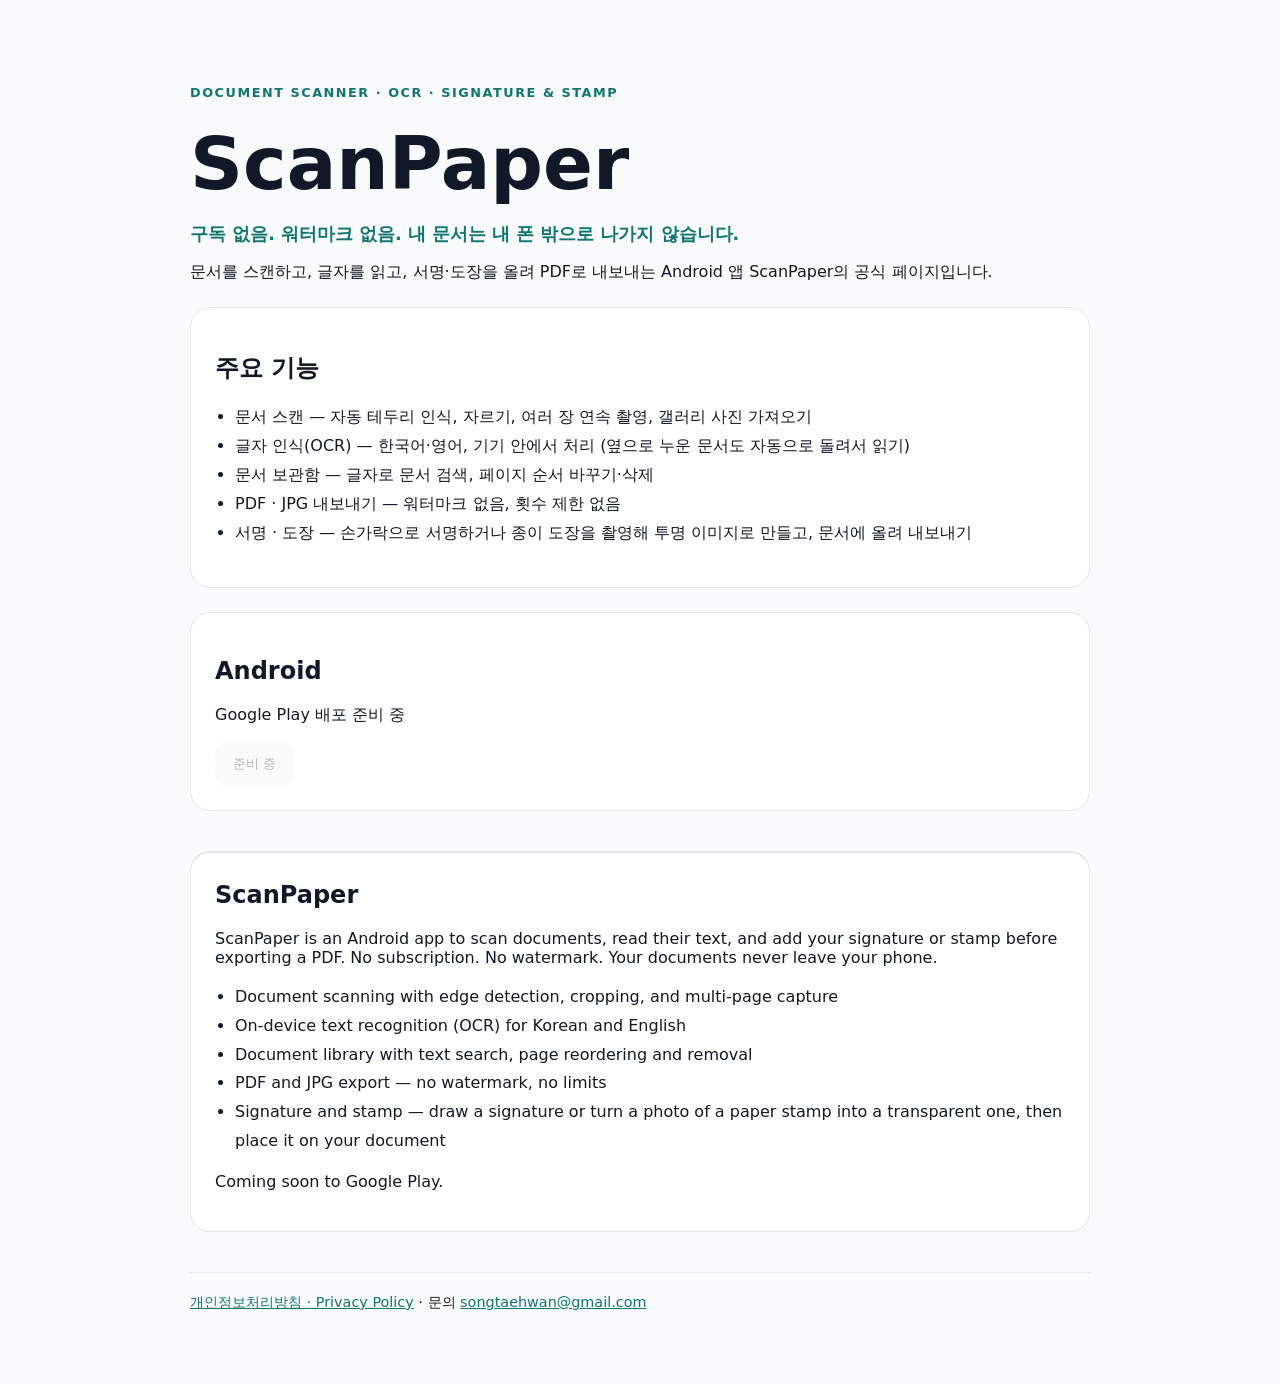
<file: index.html>
<!DOCTYPE html>
<html lang="ko">
<head>
  <meta charset="UTF-8" />
  <meta name="viewport" content="width=device-width, initial-scale=1.0" />
  <title>ScanPaper</title>
  <link rel="stylesheet" href="./assets/css/style.css" />
</head>
<body>
  <main class="wrap">
    <div class="brand">
      <p class="eyebrow">DOCUMENT SCANNER · OCR · SIGNATURE &amp; STAMP</p>
    </div>
    <h1>ScanPaper</h1>
    <p class="tagline">구독 없음. 워터마크 없음. 내 문서는 내 폰 밖으로 나가지 않습니다.</p>
    <p>문서를 스캔하고, 글자를 읽고, 서명·도장을 올려 PDF로 내보내는 Android 앱 ScanPaper의 공식 페이지입니다.</p>

    <section>
      <h2>주요 기능</h2>
      <ul>
        <li>문서 스캔 — 자동 테두리 인식, 자르기, 여러 장 연속 촬영, 갤러리 사진 가져오기</li>
        <li>글자 인식(OCR) — 한국어·영어, 기기 안에서 처리 (옆으로 누운 문서도 자동으로 돌려서 읽기)</li>
        <li>문서 보관함 — 글자로 문서 검색, 페이지 순서 바꾸기·삭제</li>
        <li>PDF · JPG 내보내기 — 워터마크 없음, 횟수 제한 없음</li>
        <li>서명 · 도장 — 손가락으로 서명하거나 종이 도장을 촬영해 투명 이미지로 만들고, 문서에 올려 내보내기</li>
      </ul>
    </section>

    <section>
      <h2>Android</h2>
      <p>Google Play 배포 준비 중</p>
      <button disabled>준비 중</button>
    </section>

    <section class="lang-en" lang="en">
      <h2>ScanPaper</h2>
      <p>
        ScanPaper is an Android app to scan documents, read their text, and add your signature or stamp
        before exporting a PDF. No subscription. No watermark. Your documents never leave your phone.
      </p>
      <ul>
        <li>Document scanning with edge detection, cropping, and multi-page capture</li>
        <li>On-device text recognition (OCR) for Korean and English</li>
        <li>Document library with text search, page reordering and removal</li>
        <li>PDF and JPG export — no watermark, no limits</li>
        <li>Signature and stamp — draw a signature or turn a photo of a paper stamp into a transparent one, then place it on your document</li>
      </ul>
      <p>Coming soon to Google Play.</p>
    </section>

    <footer>
      <a href="./privacy.html">개인정보처리방침 · Privacy Policy</a>
      · 문의 <a href="mailto:songtaehwan@gmail.com">songtaehwan@gmail.com</a>
    </footer>
  </main>
</body>
</html>
</file>
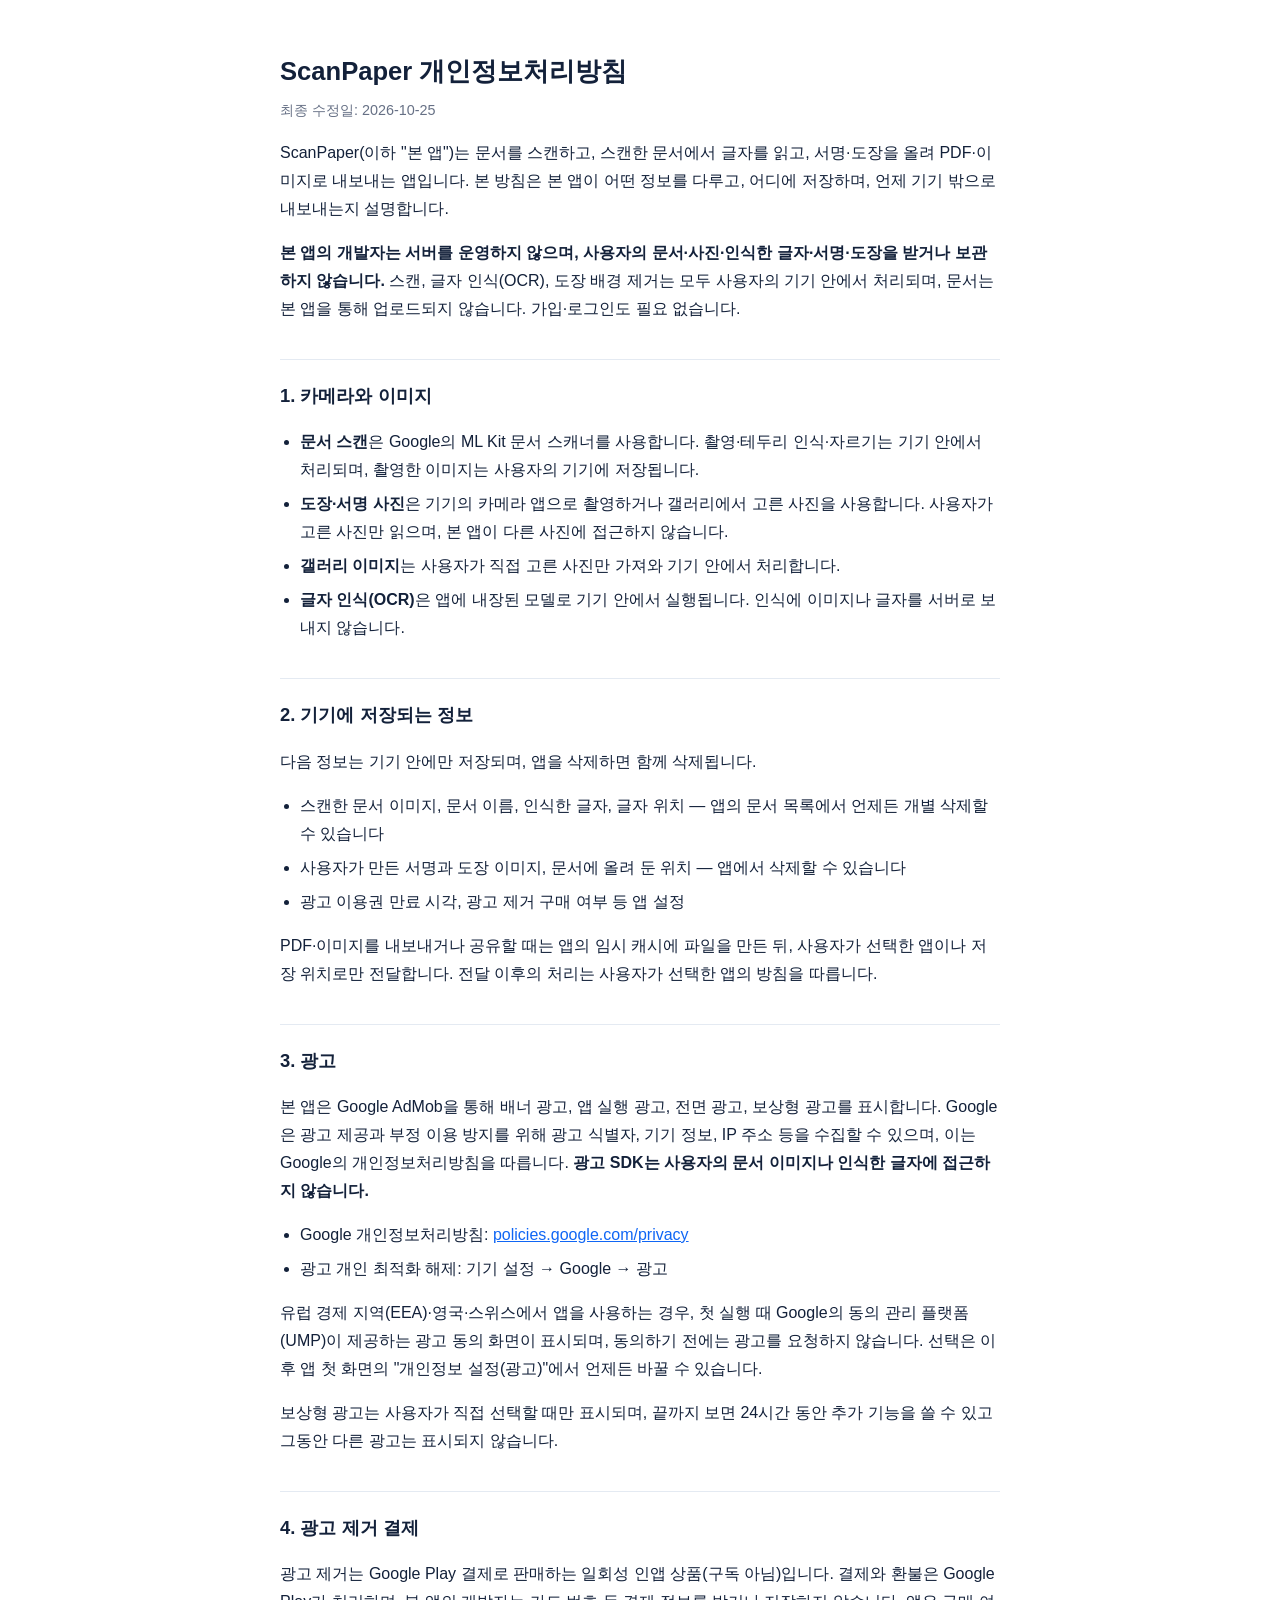
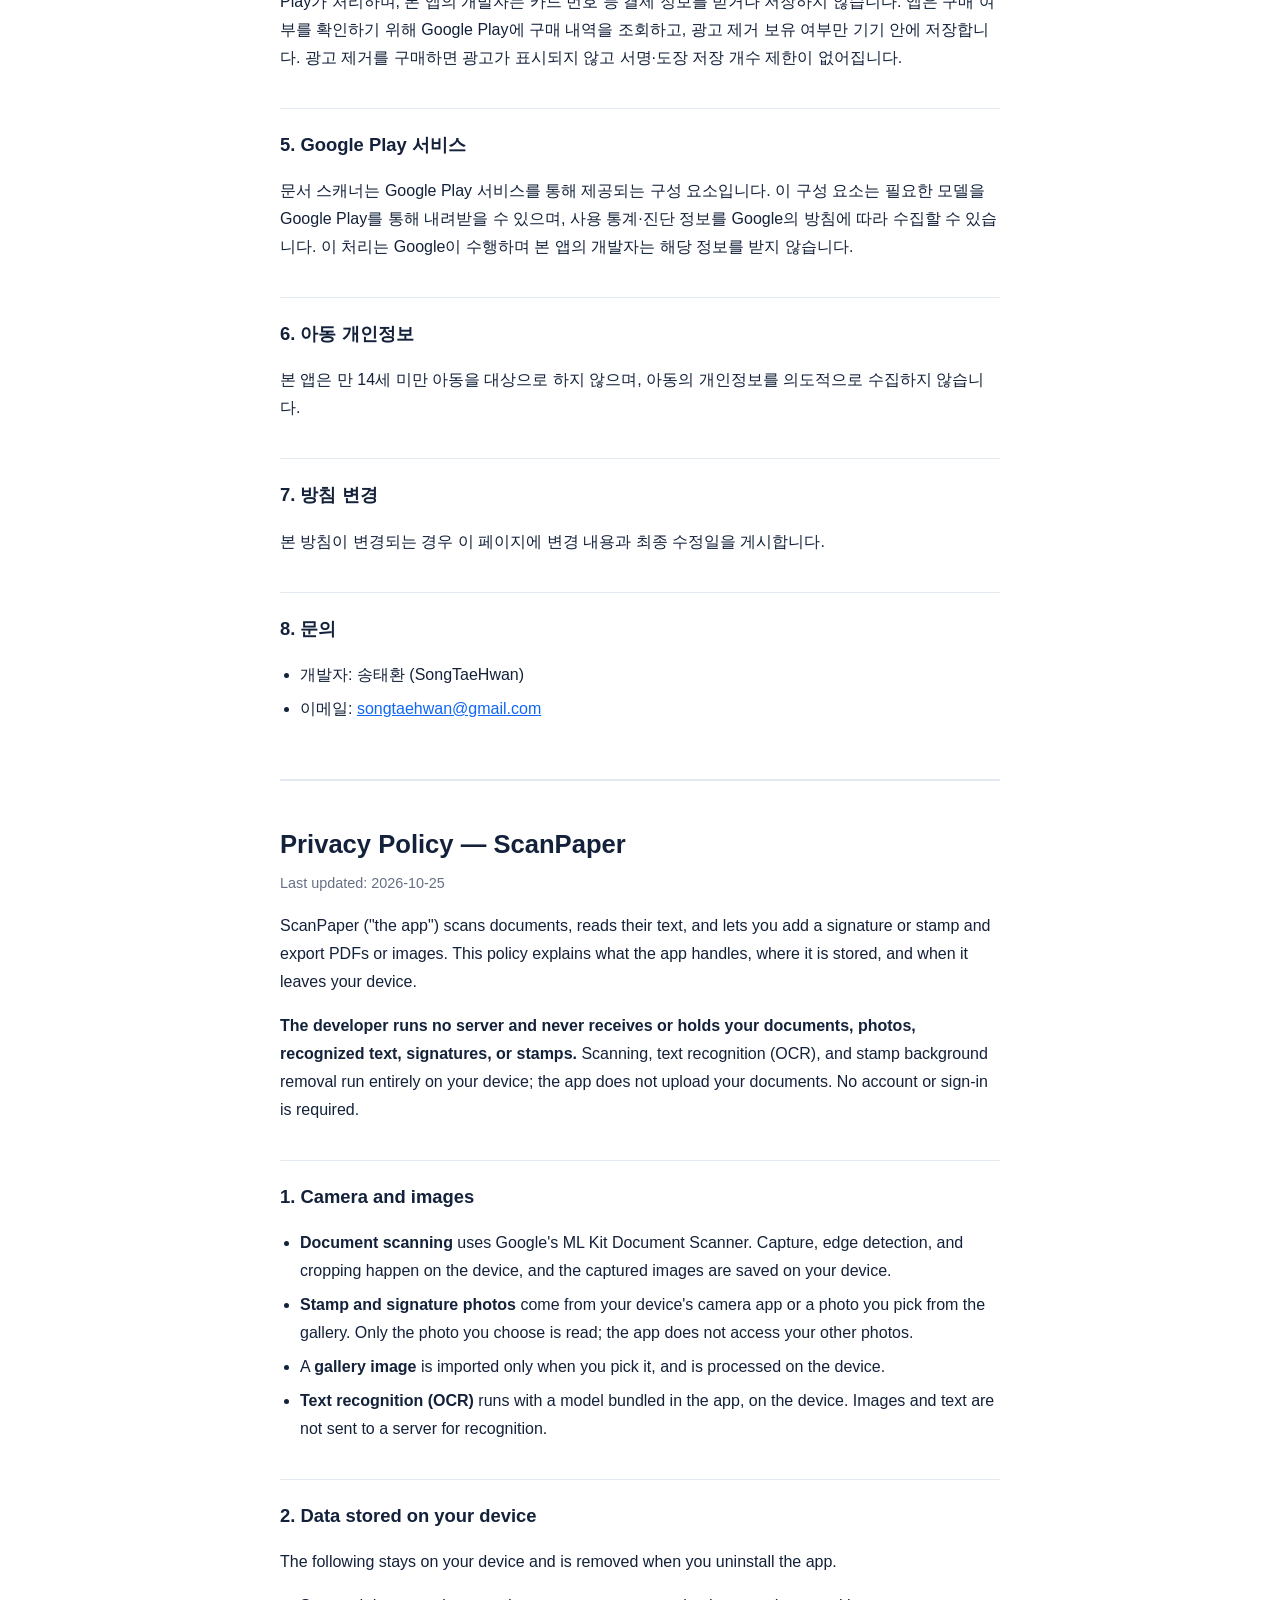
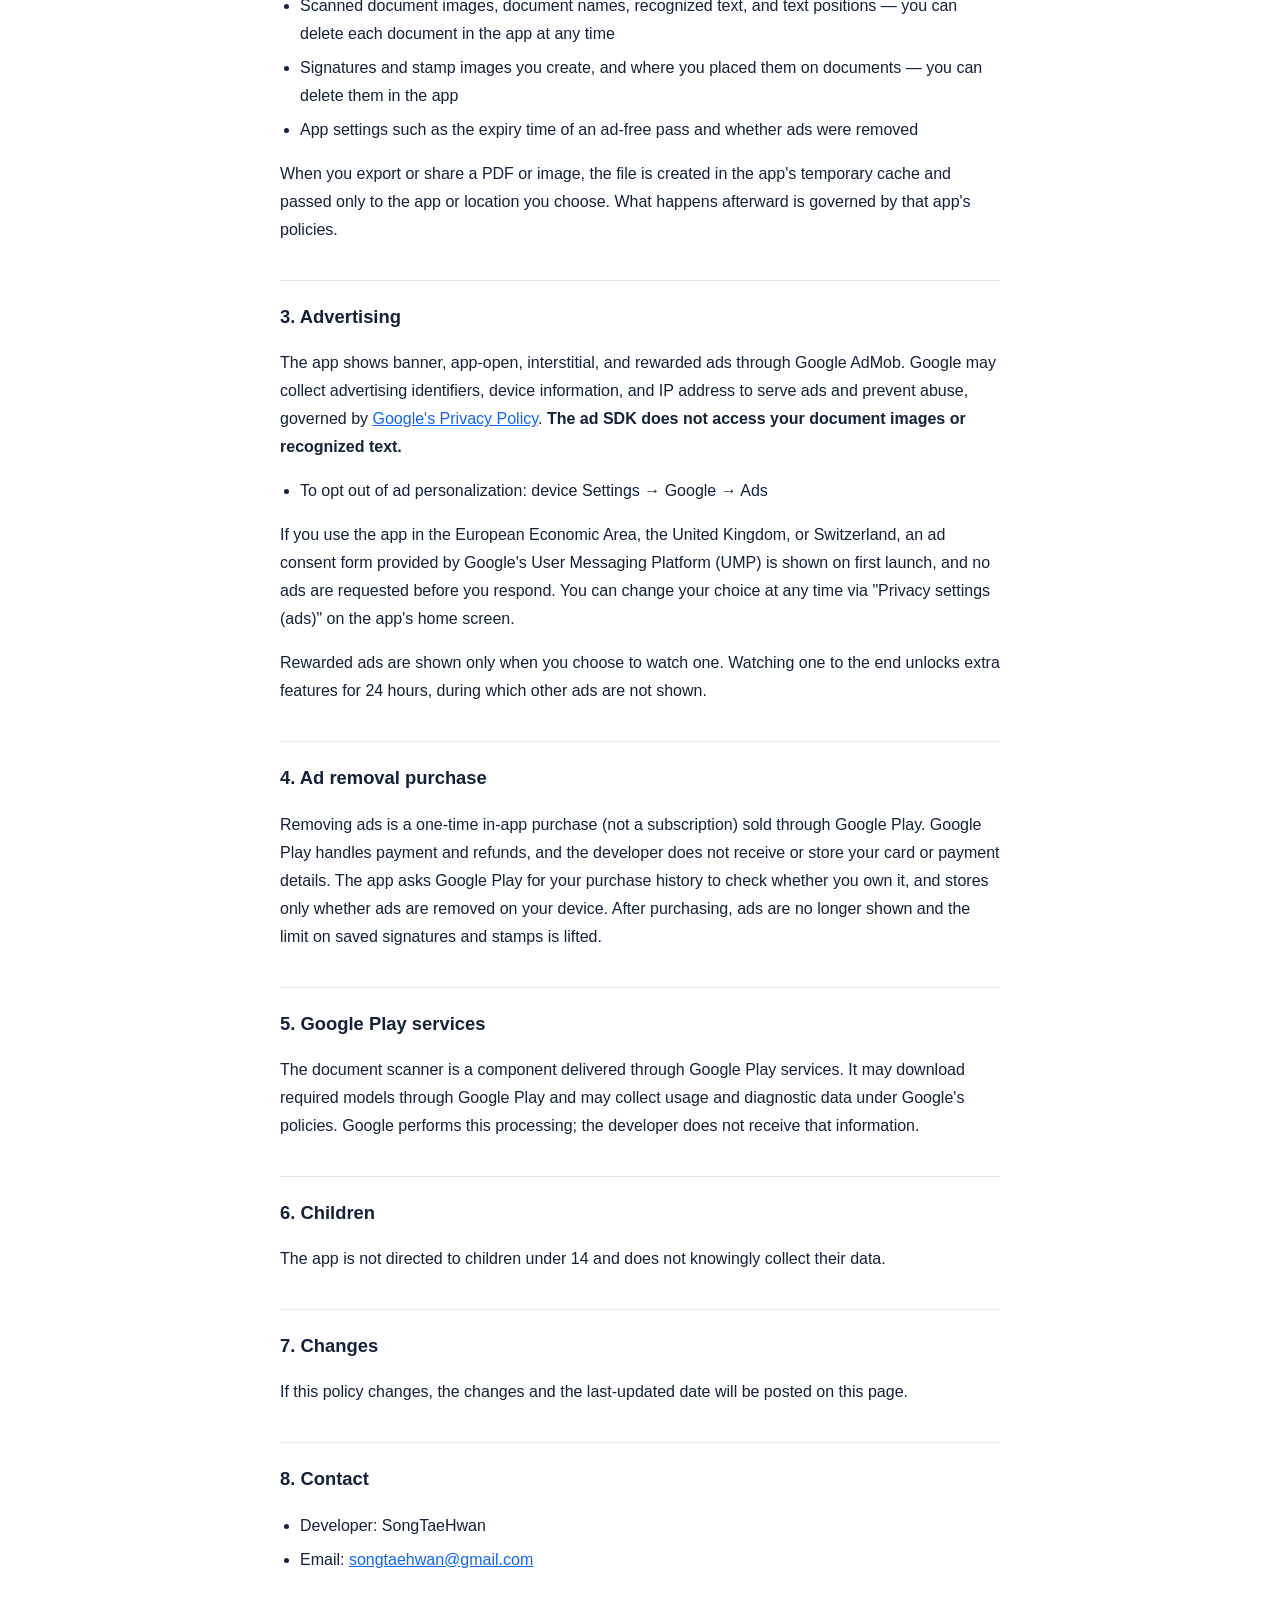
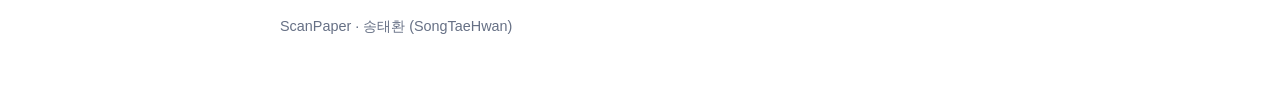
<file: privacy.html>
<!DOCTYPE html>
<!-- 현재 앱(v0.9.x) 기능 기준(광고 제거 인앱 결제 포함). Google Drive 백업, OCR 추가 언어 내려받기, pro 결제 등을 앱에 넣으면 해당 항목을 추가하고 최종 수정일을 고칠 것. -->
<html lang="ko">
<head>
<meta charset="utf-8">
<meta name="viewport" content="width=device-width, initial-scale=1">
<title>ScanPaper · 개인정보처리방침</title>
<style>
  :root { color-scheme: light; }
  body {
    margin: 0 auto; padding: 32px 20px 64px; max-width: 720px;
    font-family: -apple-system, "Segoe UI", "Noto Sans KR", sans-serif;
    line-height: 1.75; color: #13213a; background: #fff;
  }
  h1 { font-size: 1.6rem; margin-bottom: 4px; }
  h2 { font-size: 1.15rem; margin-top: 36px; border-top: 1px solid #e4eaf2; padding-top: 20px; }
  .updated { color: #667085; font-size: .9rem; margin-top: 0; }
  ul { padding-left: 20px; }
  li { margin: 6px 0; }
  a { color: #0f66f5; }
  .lang { margin-top: 56px; border-top: 2px solid #e4eaf2; padding-top: 24px; }
  footer { margin-top: 40px; color: #667085; font-size: .9rem; }
</style>
</head>
<body>

<h1>ScanPaper 개인정보처리방침</h1>
<p class="updated">최종 수정일: 2026-10-25</p>

<p>
  ScanPaper(이하 &quot;본 앱&quot;)는 문서를 스캔하고, 스캔한 문서에서 글자를 읽고, 서명·도장을 올려
  PDF·이미지로 내보내는 앱입니다. 본 방침은 본 앱이 어떤 정보를 다루고, 어디에 저장하며,
  언제 기기 밖으로 내보내는지 설명합니다.
</p>

<p>
  <strong>본 앱의 개발자는 서버를 운영하지 않으며, 사용자의 문서·사진·인식한 글자·서명·도장을 받거나 보관하지 않습니다.</strong>
  스캔, 글자 인식(OCR), 도장 배경 제거는 모두 사용자의 기기 안에서 처리되며, 문서는 본 앱을 통해 업로드되지 않습니다.
  가입·로그인도 필요 없습니다.
</p>

<h2>1. 카메라와 이미지</h2>
<ul>
  <li>
    <strong>문서 스캔</strong>은 Google의 ML Kit 문서 스캐너를 사용합니다. 촬영·테두리 인식·자르기는
    기기 안에서 처리되며, 촬영한 이미지는 사용자의 기기에 저장됩니다.
  </li>
  <li>
    <strong>도장·서명 사진</strong>은 기기의 카메라 앱으로 촬영하거나 갤러리에서 고른 사진을 사용합니다.
    사용자가 고른 사진만 읽으며, 본 앱이 다른 사진에 접근하지 않습니다.
  </li>
  <li>
    <strong>갤러리 이미지</strong>는 사용자가 직접 고른 사진만 가져와 기기 안에서 처리합니다.
  </li>
  <li>
    <strong>글자 인식(OCR)</strong>은 앱에 내장된 모델로 기기 안에서 실행됩니다.
    인식에 이미지나 글자를 서버로 보내지 않습니다.
  </li>
</ul>

<h2>2. 기기에 저장되는 정보</h2>
<p>다음 정보는 기기 안에만 저장되며, 앱을 삭제하면 함께 삭제됩니다.</p>
<ul>
  <li>스캔한 문서 이미지, 문서 이름, 인식한 글자, 글자 위치 — 앱의 문서 목록에서 언제든 개별 삭제할 수 있습니다</li>
  <li>사용자가 만든 서명과 도장 이미지, 문서에 올려 둔 위치 — 앱에서 삭제할 수 있습니다</li>
  <li>광고 이용권 만료 시각, 광고 제거 구매 여부 등 앱 설정</li>
</ul>
<p>
  PDF·이미지를 내보내거나 공유할 때는 앱의 임시 캐시에 파일을 만든 뒤, 사용자가 선택한 앱이나 저장 위치로만
  전달합니다. 전달 이후의 처리는 사용자가 선택한 앱의 방침을 따릅니다.
</p>

<h2>3. 광고</h2>
<p>
  본 앱은 Google AdMob을 통해 배너 광고, 앱 실행 광고, 전면 광고, 보상형 광고를 표시합니다.
  Google은 광고 제공과 부정 이용 방지를 위해 광고 식별자, 기기 정보, IP 주소 등을 수집할 수 있으며,
  이는 Google의 개인정보처리방침을 따릅니다. <strong>광고 SDK는 사용자의 문서 이미지나 인식한 글자에 접근하지 않습니다.</strong>
</p>
<ul>
  <li>Google 개인정보처리방침: <a href="https://policies.google.com/privacy">policies.google.com/privacy</a></li>
  <li>광고 개인 최적화 해제: 기기 설정 → Google → 광고</li>
</ul>
<p>
  유럽 경제 지역(EEA)·영국·스위스에서 앱을 사용하는 경우, 첫 실행 때 Google의 동의 관리 플랫폼(UMP)이 제공하는
  광고 동의 화면이 표시되며, 동의하기 전에는 광고를 요청하지 않습니다. 선택은 이후 앱 첫 화면의
  &quot;개인정보 설정(광고)&quot;에서 언제든 바꿀 수 있습니다.
</p>
<p>
  보상형 광고는 사용자가 직접 선택할 때만 표시되며, 끝까지 보면 24시간 동안 추가 기능을 쓸 수 있고
  그동안 다른 광고는 표시되지 않습니다.
</p>

<h2>4. 광고 제거 결제</h2>
<p>
  광고 제거는 Google Play 결제로 판매하는 일회성 인앱 상품(구독 아님)입니다. 결제와 환불은 Google Play가 처리하며,
  본 앱의 개발자는 카드 번호 등 결제 정보를 받거나 저장하지 않습니다. 앱은 구매 여부를 확인하기 위해 Google Play에
  구매 내역을 조회하고, 광고 제거 보유 여부만 기기 안에 저장합니다. 광고 제거를 구매하면 광고가 표시되지 않고
  서명·도장 저장 개수 제한이 없어집니다.
</p>
<h2>5. Google Play 서비스</h2>
<p>
  문서 스캐너는 Google Play 서비스를 통해 제공되는 구성 요소입니다. 이 구성 요소는 필요한 모델을 Google Play를 통해
  내려받을 수 있으며, 사용 통계·진단 정보를 Google의 방침에 따라 수집할 수 있습니다.
  이 처리는 Google이 수행하며 본 앱의 개발자는 해당 정보를 받지 않습니다.
</p>

<h2>6. 아동 개인정보</h2>
<p>
  본 앱은 만 14세 미만 아동을 대상으로 하지 않으며, 아동의 개인정보를 의도적으로 수집하지 않습니다.
</p>

<h2>7. 방침 변경</h2>
<p>본 방침이 변경되는 경우 이 페이지에 변경 내용과 최종 수정일을 게시합니다.</p>

<h2>8. 문의</h2>
<ul>
  <li>개발자: 송태환 (SongTaeHwan)</li>
  <li>이메일: <a href="mailto:songtaehwan@gmail.com">songtaehwan@gmail.com</a></li>
</ul>

<div class="lang" lang="en">
  <h1>Privacy Policy — ScanPaper</h1>
  <p class="updated">Last updated: 2026-10-25</p>

  <p>
    ScanPaper (&quot;the app&quot;) scans documents, reads their text, and lets you add a signature
    or stamp and export PDFs or images. This policy explains what the app handles, where it is stored,
    and when it leaves your device.
  </p>

  <p>
    <strong>The developer runs no server and never receives or holds your documents, photos, recognized text, signatures, or stamps.</strong>
    Scanning, text recognition (OCR), and stamp background removal run entirely on your device; the app does not
    upload your documents. No account or sign-in is required.
  </p>

  <h2>1. Camera and images</h2>
  <ul>
    <li>
      <strong>Document scanning</strong> uses Google&#39;s ML Kit Document Scanner. Capture, edge detection,
      and cropping happen on the device, and the captured images are saved on your device.
    </li>
    <li>
      <strong>Stamp and signature photos</strong> come from your device&#39;s camera app or a photo you pick from the gallery.
      Only the photo you choose is read; the app does not access your other photos.
    </li>
    <li>
      A <strong>gallery image</strong> is imported only when you pick it, and is processed on the device.
    </li>
    <li>
      <strong>Text recognition (OCR)</strong> runs with a model bundled in the app, on the device.
      Images and text are not sent to a server for recognition.
    </li>
  </ul>

  <h2>2. Data stored on your device</h2>
  <p>The following stays on your device and is removed when you uninstall the app.</p>
  <ul>
    <li>Scanned document images, document names, recognized text, and text positions — you can delete each document in the app at any time</li>
    <li>Signatures and stamp images you create, and where you placed them on documents — you can delete them in the app</li>
    <li>App settings such as the expiry time of an ad-free pass and whether ads were removed</li>
  </ul>
  <p>
    When you export or share a PDF or image, the file is created in the app&#39;s temporary cache and passed only to
    the app or location you choose. What happens afterward is governed by that app&#39;s policies.
  </p>

  <h2>3. Advertising</h2>
  <p>
    The app shows banner, app-open, interstitial, and rewarded ads through Google AdMob. Google may collect
    advertising identifiers, device information, and IP address to serve ads and prevent abuse, governed by
    <a href="https://policies.google.com/privacy">Google&#39;s Privacy Policy</a>.
    <strong>The ad SDK does not access your document images or recognized text.</strong>
  </p>
  <ul>
    <li>To opt out of ad personalization: device Settings → Google → Ads</li>
  </ul>
  <p>
    If you use the app in the European Economic Area, the United Kingdom, or Switzerland, an ad consent form provided by
    Google&#39;s User Messaging Platform (UMP) is shown on first launch, and no ads are requested before you respond.
    You can change your choice at any time via &quot;Privacy settings (ads)&quot; on the app&#39;s home screen.
  </p>
  <p>
    Rewarded ads are shown only when you choose to watch one. Watching one to the end unlocks extra features
    for 24 hours, during which other ads are not shown.
  </p>

  <h2>4. Ad removal purchase</h2>
  <p>
    Removing ads is a one-time in-app purchase (not a subscription) sold through Google Play. Google Play handles
    payment and refunds, and the developer does not receive or store your card or payment details. The app asks
    Google Play for your purchase history to check whether you own it, and stores only whether ads are removed on your
    device. After purchasing, ads are no longer shown and the limit on saved signatures and stamps is lifted.
  </p>

  <h2>5. Google Play services</h2>
  <p>
    The document scanner is a component delivered through Google Play services. It may download required models
    through Google Play and may collect usage and diagnostic data under Google&#39;s policies.
    Google performs this processing; the developer does not receive that information.
  </p>

  <h2>6. Children</h2>
  <p>The app is not directed to children under 14 and does not knowingly collect their data.</p>

  <h2>7. Changes</h2>
  <p>If this policy changes, the changes and the last-updated date will be posted on this page.</p>

  <h2>8. Contact</h2>
  <ul>
    <li>Developer: SongTaeHwan</li>
    <li>Email: <a href="mailto:songtaehwan@gmail.com">songtaehwan@gmail.com</a></li>
  </ul>
</div>

<footer>ScanPaper · 송태환 (SongTaeHwan)</footer>

</body>
</html>
</file>
<file: assets/css/style.css>
* { box-sizing: border-box; }
body {
  margin: 0;
  font-family: system-ui, -apple-system, BlinkMacSystemFont, "Segoe UI", sans-serif;
  color: #111827;
  background: #f8fafc;
}
.wrap {
  width: min(900px, calc(100% - 40px));
  margin: 0 auto;
  padding: 72px 0;
}
.brand { display: flex; align-items: center; gap: 16px; }
.brand img { width: 72px; height: 72px; border-radius: 18px; }
.eyebrow {
  font-size: .8rem;
  font-weight: 800;
  letter-spacing: .12em;
  color: #0f766e;
}
h1 { font-size: clamp(2.3rem, 7vw, 4.6rem); margin: 8px 0 16px; }
section {
  margin-top: 24px;
  padding: 24px;
  border: 1px solid #e5e7eb;
  border-radius: 20px;
  background: white;
}
section ul { padding-left: 20px; line-height: 1.8; }
button {
  min-height: 44px;
  padding: 0 18px;
  border: 0;
  border-radius: 12px;
}
footer {
  margin-top: 40px;
  padding-top: 20px;
  border-top: 1px solid #e5e7eb;
  font-size: .9rem;
}
footer a { color: #0f766e; }
.tagline { font-size: 1.1rem; font-weight: 600; color: #0f766e; margin: 0 0 16px; }
.lang-en { margin-top: 40px; padding-top: 8px; border-top: 2px solid #e5e7eb; }
</file>
